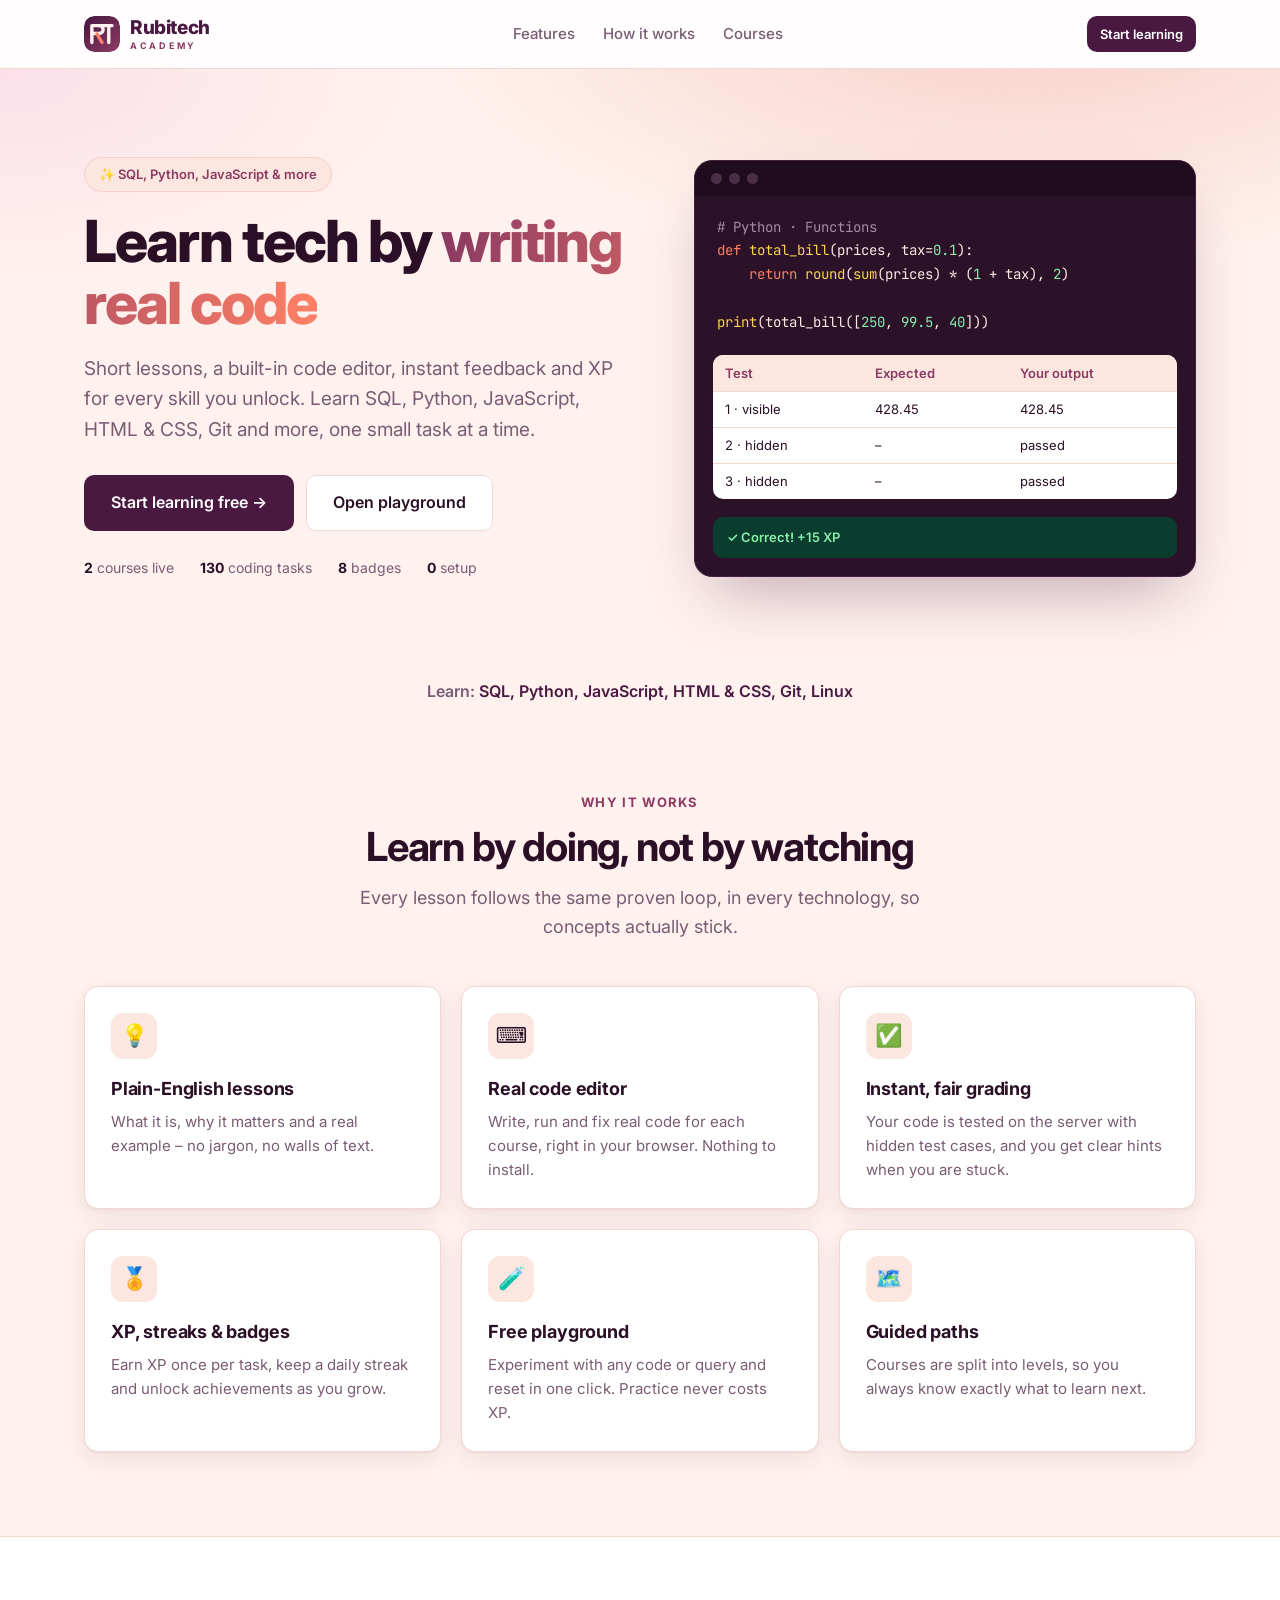
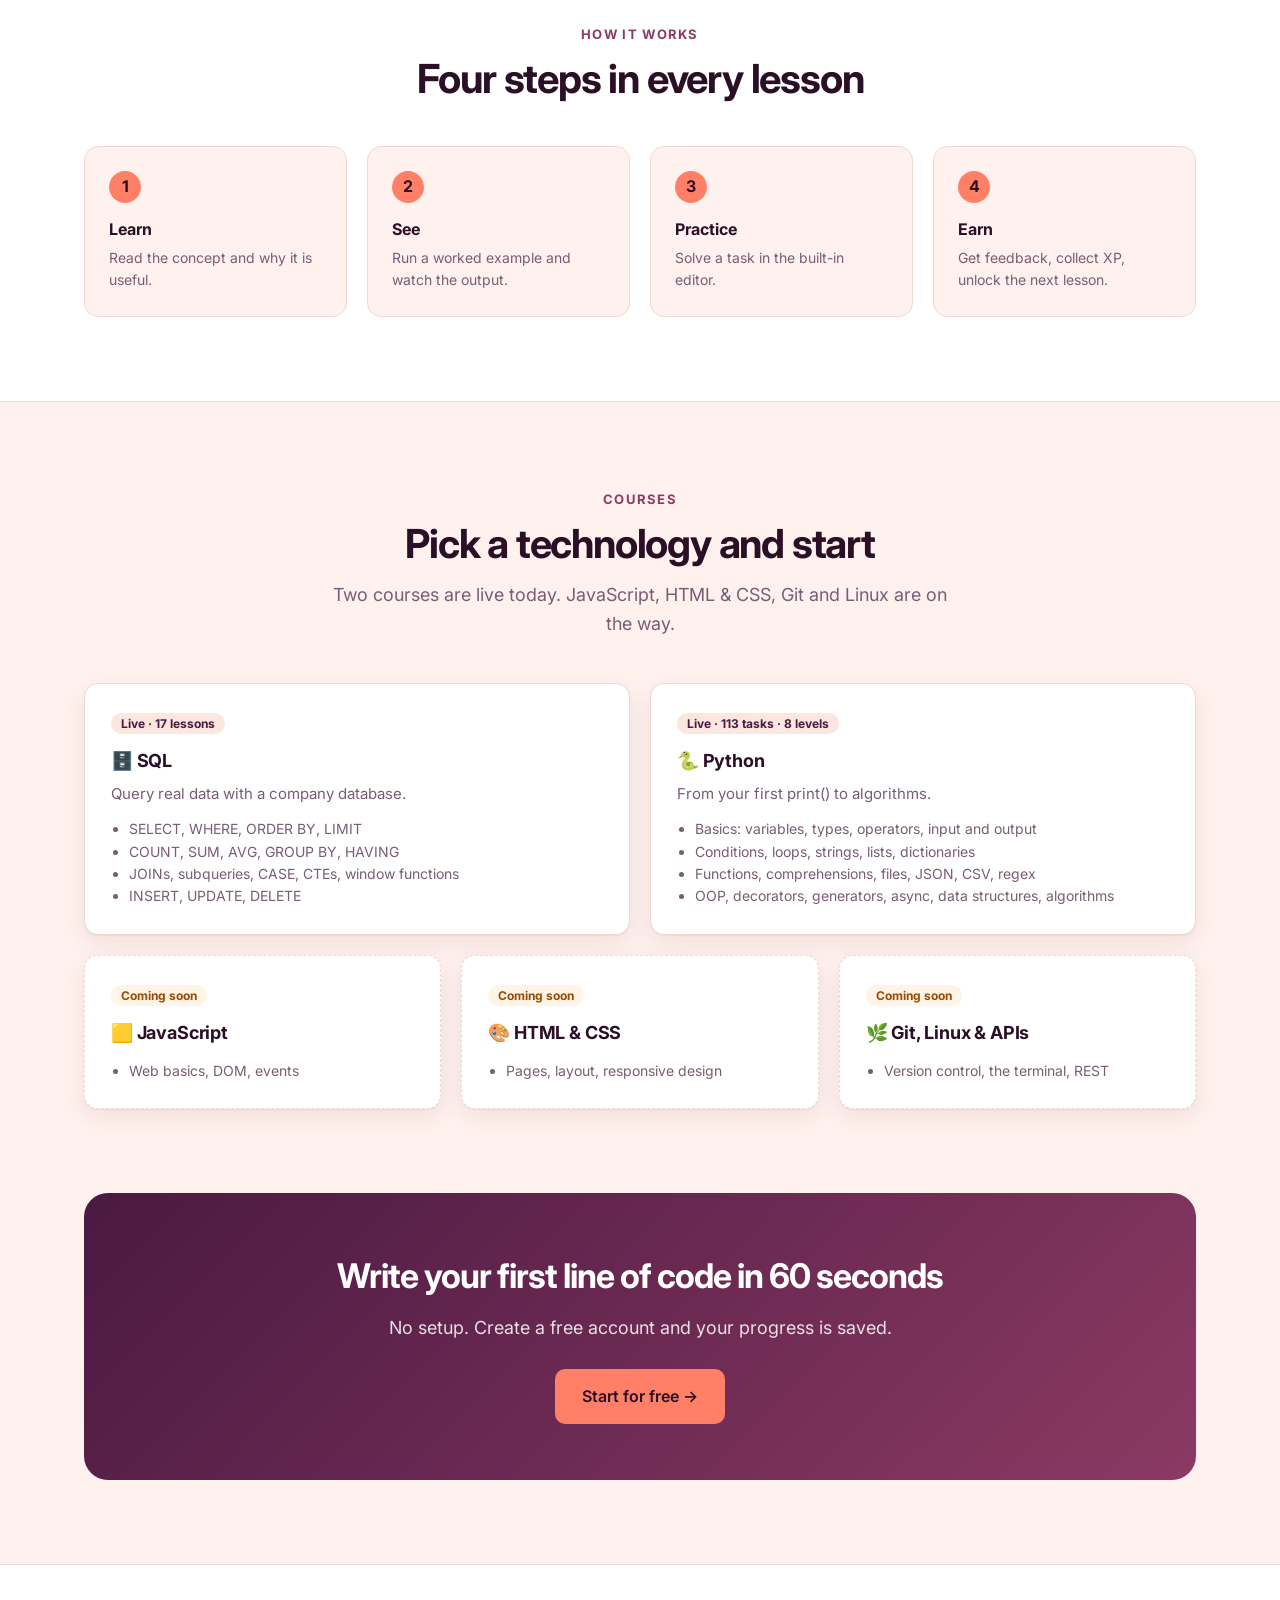
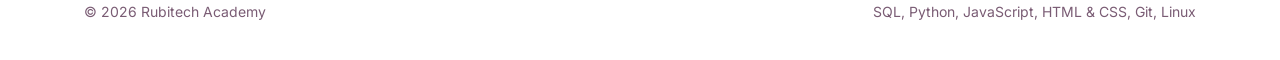
<file: index.html>
<!doctype html>
<html lang="en">
<head>
<meta charset="utf-8">
<meta name="viewport" content="width=device-width,initial-scale=1">
<title>Rubitech Academy – Learn technology by doing</title>
<meta name="description" content="Learn SQL, Python, JavaScript and more by writing real code. Short lessons, a built-in code editor, instant feedback and XP.">
<link rel="icon" href="favicon.svg" type="image/svg+xml">
<link rel="preconnect" href="https://fonts.googleapis.com">
<link href="https://fonts.googleapis.com/css2?family=Inter:wght@400;500;600;700;800&family=JetBrains+Mono:wght@400;500&display=swap" rel="stylesheet">
<link rel="stylesheet" href="css/styles.css?v=5">
</head>
<body>
<header class="nav">
  <div class="container">
    <a class="logo" href="index.html"><img class="logo-mark" src="assets/logo/rubitech-mark.svg" alt="" width="36" height="36"><span class="logo-text">Rubitech<small>ACADEMY</small></span></a>
    <nav class="nav-links" aria-label="Primary">
      <a href="#features">Features</a><a href="#how">How it works</a><a href="#courses">Courses</a>
    </nav>
    <a class="btn sm" href="app.html">Start learning</a>
  </div>
</header>

<main>
<section class="hero">
  <div class="container">
    <div>
      <span class="pill">✨ SQL, Python, JavaScript &amp; more</span>
      <h1 class="display">Learn tech by <span>writing real code</span></h1>
      <p class="lead">Short lessons, a built-in code editor, instant feedback and XP for every skill you unlock. Learn SQL, Python, JavaScript, HTML &amp; CSS, Git and more, one small task at a time.</p>
      <div class="cta">
        <a class="btn lg" href="app.html">Start learning free →</a>
        <a class="btn lg secondary" href="app.html#/playground">Open playground</a>
      </div>
      <div class="trust"><span><b>2</b> courses live</span><span><b>130</b> coding tasks</span><span><b>8</b> badges</span><span><b>0</b> setup</span></div>
    </div>
    <div class="mock" aria-hidden="true">
      <div class="mock-bar"><span></span><span></span><span></span></div>
<pre><span class="cm"># Python · Functions</span>
<span class="kw">def</span> <span class="fn">total_bill</span>(prices, tax=<span class="str">0.1</span>):
    <span class="kw">return</span> <span class="fn">round</span>(<span class="fn">sum</span>(prices) * (<span class="str">1</span> + tax), <span class="str">2</span>)

<span class="fn">print</span>(total_bill([<span class="str">250</span>, <span class="str">99.5</span>, <span class="str">40</span>]))</pre>
      <div class="mock-out"><table><tr><th>Test</th><th>Expected</th><th>Your output</th></tr>
        <tr><td>1 · visible</td><td>428.45</td><td>428.45</td></tr><tr><td>2 · hidden</td><td>–</td><td>passed</td></tr><tr><td>3 · hidden</td><td>–</td><td>passed</td></tr></table></div>
      <div class="mock-ok">✓ Correct! +15 XP</div>
    </div>
  </div>
</section>

<section class="block" style="padding:28px 0 0">
  <div class="container"><p class="center" style="margin:0;color:var(--muted);font-weight:600">Learn: <span style="color:var(--brand)">SQL, Python, JavaScript, HTML &amp; CSS, Git, Linux</span></p></div>
</section>

<section class="block" id="features">
  <div class="container">
    <div class="center"><span class="eyebrow">Why it works</span>
      <h2 class="title">Learn by doing, not by watching</h2>
      <p class="sub">Every lesson follows the same proven loop, in every technology, so concepts actually stick.</p></div>
    <div class="grid3">
      <div class="card"><div class="ico">💡</div><h3>Plain-English lessons</h3><p>What it is, why it matters and a real example – no jargon, no walls of text.</p></div>
      <div class="card"><div class="ico">⌨️</div><h3>Real code editor</h3><p>Write, run and fix real code for each course, right in your browser. Nothing to install.</p></div>
      <div class="card"><div class="ico">✅</div><h3>Instant, fair grading</h3><p>Your code is tested on the server with hidden test cases, and you get clear hints when you are stuck.</p></div>
      <div class="card"><div class="ico">🏅</div><h3>XP, streaks &amp; badges</h3><p>Earn XP once per task, keep a daily streak and unlock achievements as you grow.</p></div>
      <div class="card"><div class="ico">🧪</div><h3>Free playground</h3><p>Experiment with any code or query and reset in one click. Practice never costs XP.</p></div>
      <div class="card"><div class="ico">🗺️</div><h3>Guided paths</h3><p>Courses are split into levels, so you always know exactly what to learn next.</p></div>
    </div>
  </div>
</section>

<section class="block alt" id="how">
  <div class="container">
    <div class="center"><span class="eyebrow">How it works</span><h2 class="title">Four steps in every lesson</h2></div>
    <div class="steps">
      <div class="step"><h4>Learn</h4><p>Read the concept and why it is useful.</p></div>
      <div class="step"><h4>See</h4><p>Run a worked example and watch the output.</p></div>
      <div class="step"><h4>Practice</h4><p>Solve a task in the built-in editor.</p></div>
      <div class="step"><h4>Earn</h4><p>Get feedback, collect XP, unlock the next lesson.</p></div>
    </div>
  </div>
</section>

<section class="block" id="courses">
  <div class="container">
    <div class="center"><span class="eyebrow">Courses</span><h2 class="title">Pick a technology and start</h2>
      <p class="sub">Two courses are live today. JavaScript, HTML &amp; CSS, Git and Linux are on the way.</p></div>
    <div class="road" style="grid-template-columns:repeat(2,1fr)">
      <div class="card"><span class="tag">Live · 17 lessons</span><h3 style="margin-top:12px">🗄️ SQL</h3>
        <p style="margin-top:6px">Query real data with a company database.</p>
        <ul><li>SELECT, WHERE, ORDER BY, LIMIT</li><li>COUNT, SUM, AVG, GROUP BY, HAVING</li><li>JOINs, subqueries, CASE, CTEs, window functions</li><li>INSERT, UPDATE, DELETE</li></ul></div>
      <div class="card"><span class="tag">Live · 113 tasks · 8 levels</span><h3 style="margin-top:12px">🐍 Python</h3>
        <p style="margin-top:6px">From your first print() to algorithms.</p>
        <ul><li>Basics: variables, types, operators, input and output</li><li>Conditions, loops, strings, lists, dictionaries</li><li>Functions, comprehensions, files, JSON, CSV, regex</li><li>OOP, decorators, generators, async, data structures, algorithms</li></ul></div>
    </div>
    <div class="road" style="margin-top:20px">
      <div class="card" style="border-style:dashed"><span class="tag" style="background:#FFF4E5;color:#9A4A00">Coming soon</span><h3 style="margin-top:12px">🟨 JavaScript</h3><ul><li>Web basics, DOM, events</li></ul></div>
      <div class="card" style="border-style:dashed"><span class="tag" style="background:#FFF4E5;color:#9A4A00">Coming soon</span><h3 style="margin-top:12px">🎨 HTML &amp; CSS</h3><ul><li>Pages, layout, responsive design</li></ul></div>
      <div class="card" style="border-style:dashed"><span class="tag" style="background:#FFF4E5;color:#9A4A00">Coming soon</span><h3 style="margin-top:12px">🌿 Git, Linux &amp; APIs</h3><ul><li>Version control, the terminal, REST</li></ul></div>
    </div>
  </div>
</section>

<section class="block" style="padding-top:0">
  <div class="container"><div class="band"><h2>Write your first line of code in 60 seconds</h2><p>No setup. Create a free account and your progress is saved.</p><a class="btn lg" href="app.html">Start for free →</a></div></div>
</section>
</main>

<footer><div class="container"><span>© 2026 Rubitech Academy</span><span>SQL, Python, JavaScript, HTML &amp; CSS, Git, Linux</span></div></footer>
</body>
</html>
</file>
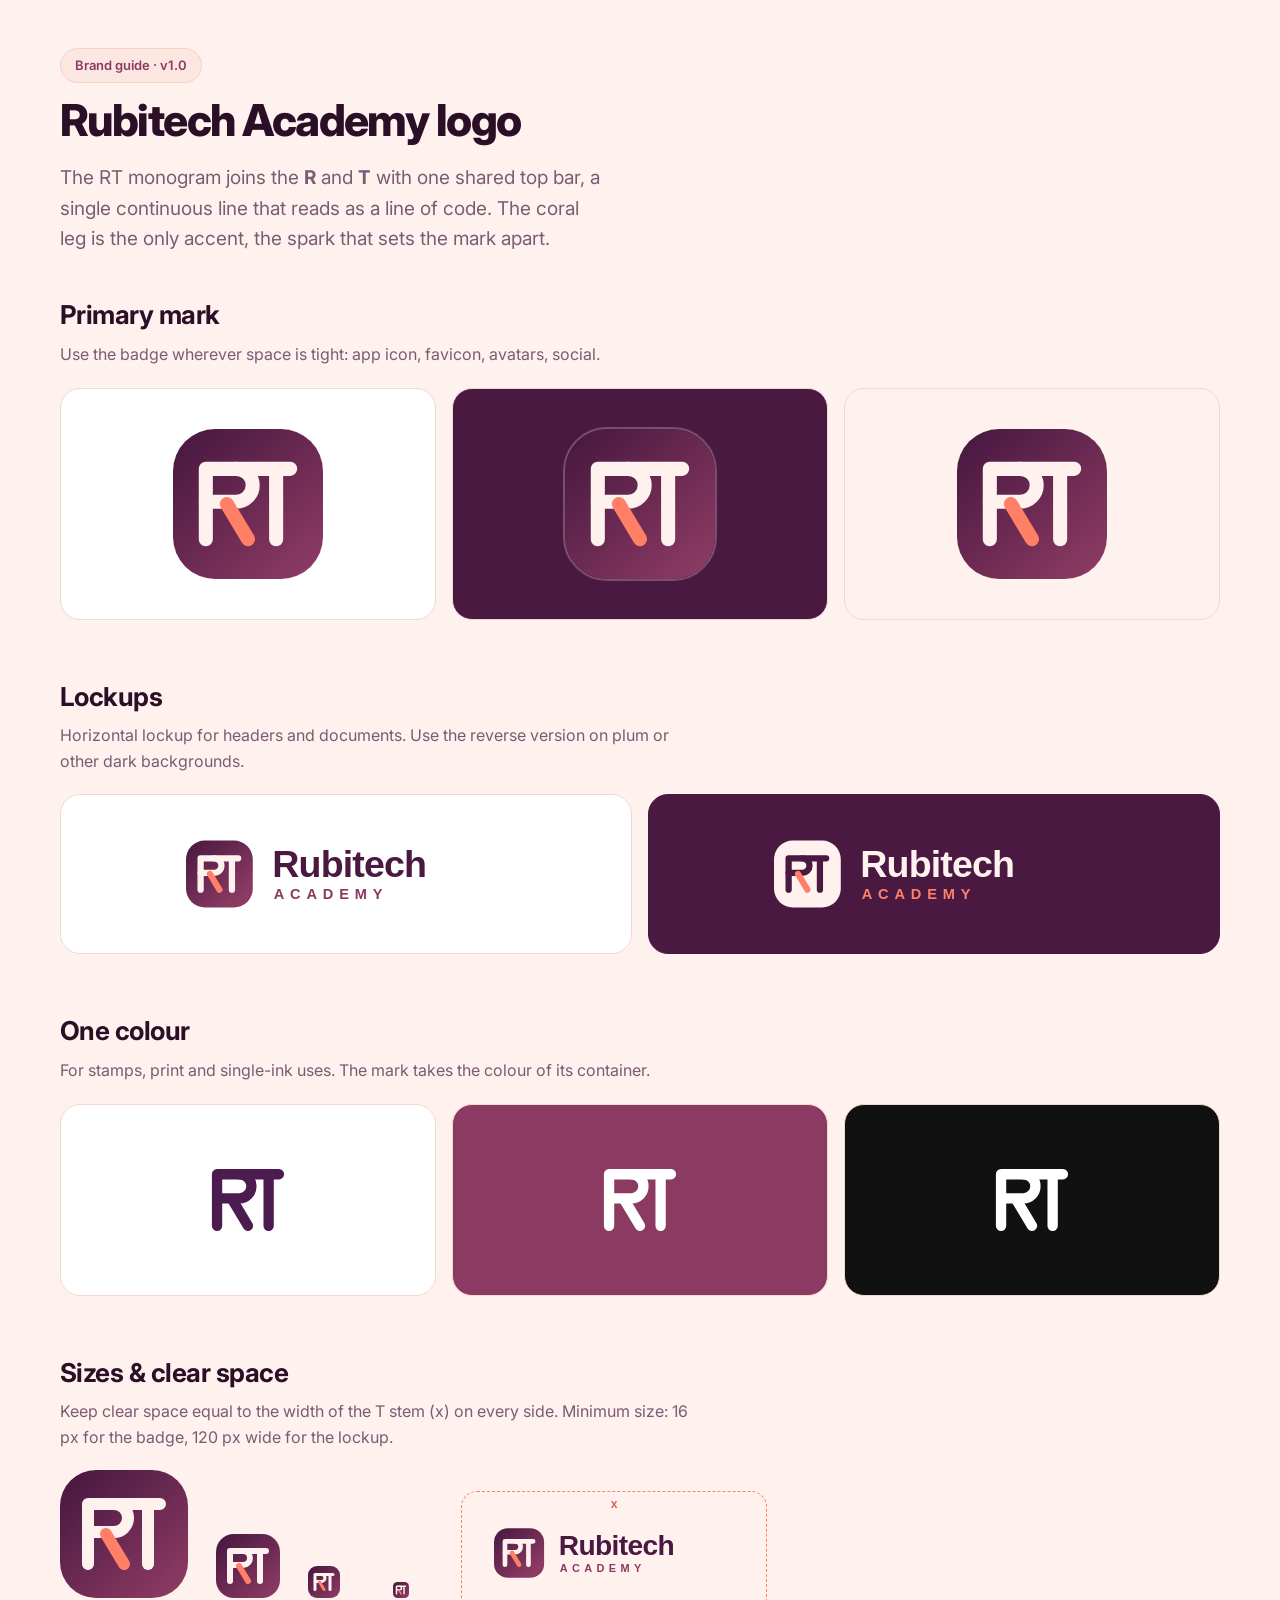
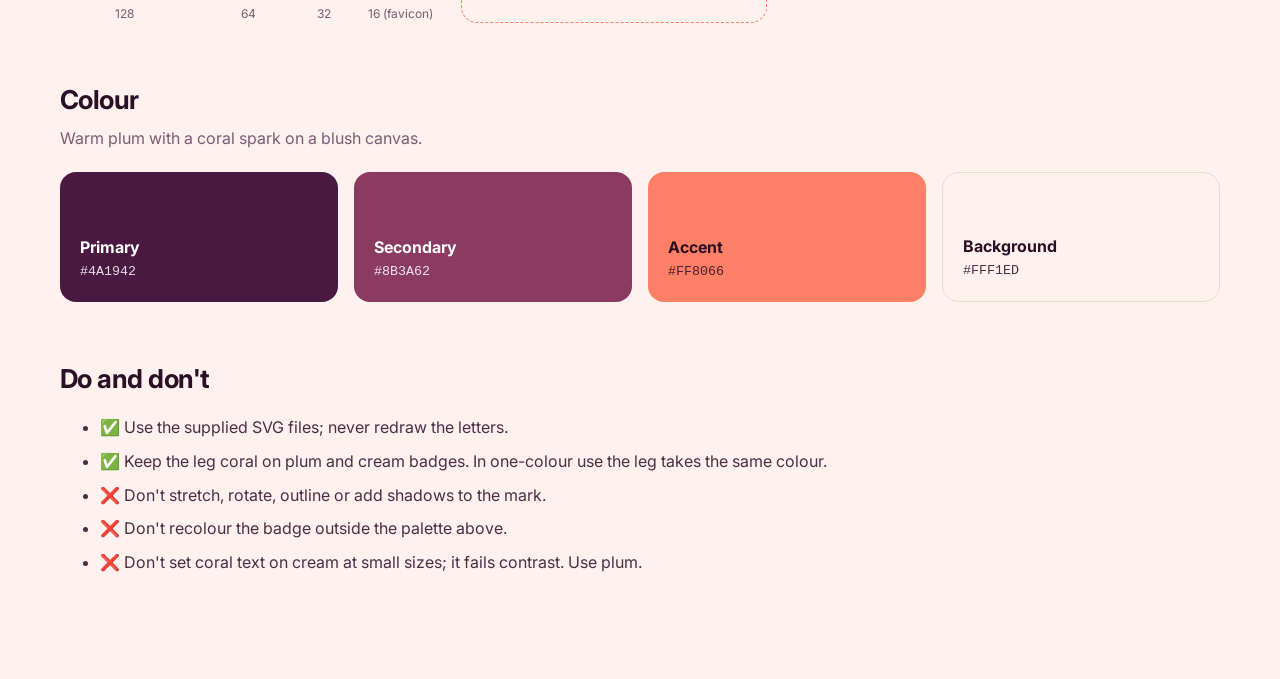
<file: brand.html>
<!doctype html>
<html lang="en">
<head>
<meta charset="utf-8">
<meta name="viewport" content="width=device-width,initial-scale=1">
<title>Rubitech Academy – Brand guide</title>
<link rel="icon" href="favicon.svg" type="image/svg+xml">
<link href="https://fonts.googleapis.com/css2?family=Inter:wght@400;500;600;700;800&display=swap" rel="stylesheet">
<link rel="stylesheet" href="css/styles.css?v=5">
<style>
  .bg{padding:48px 0}.sec2{margin:0 0 56px}
  .sec2 h2{font-size:26px;letter-spacing:-.02em;margin:0 0 6px}.sec2>p{color:var(--muted);margin:0 0 20px;max-width:640px}
  .tile{border-radius:20px;display:grid;place-items:center;padding:40px;border:1px solid var(--line)}
  .g2{display:grid;grid-template-columns:1fr 1fr;gap:16px}.g3{display:grid;grid-template-columns:repeat(3,1fr);gap:16px}
  .sw{border-radius:16px;padding:20px;min-height:130px;display:flex;flex-direction:column;justify-content:flex-end;font-weight:700}
  .sw small{font-weight:500;opacity:.85;font-family:ui-monospace,Consolas,monospace}
  .sizes{display:flex;gap:28px;align-items:flex-end;flex-wrap:wrap}.sizes figure{margin:0;text-align:center;font-size:12px;color:var(--muted)}
  .rules li{margin-bottom:8px;color:#4A2E46}
  .clear{position:relative;display:inline-block;padding:32px;border:1.5px dashed var(--accent);border-radius:16px}
  .clear::after{content:"x";position:absolute;top:6px;left:50%;transform:translateX(-50%);font:700 12px ui-monospace,Consolas,monospace;color:var(--accent-600)}
  @media(max-width:700px){.g2,.g3{grid-template-columns:1fr}}
</style>
</head>
<body>
<div class="container bg">
  <span class="pill">Brand guide · v1.0</span>
  <h1 class="display" style="font-size:44px;margin:14px 0 8px">Rubitech Academy logo</h1>
  <p class="lead" style="margin-bottom:40px">The RT monogram joins the <b>R</b> and <b>T</b> with one shared top bar, a single continuous line that reads as a line of code. The coral leg is the only accent, the spark that sets the mark apart.</p>

  <section class="sec2"><h2>Primary mark</h2><p>Use the badge wherever space is tight: app icon, favicon, avatars, social.</p>
    <div class="g3">
      <div class="tile" style="background:#fff"><img src="assets/logo/rubitech-mark.svg" width="150" height="150" alt="Rubitech RT mark"></div>
      <div class="tile" style="background:var(--brand)"><img src="assets/logo/rubitech-mark.svg" width="150" height="150" alt="Rubitech RT mark on plum" style="outline:2px solid rgba(255,241,237,.25);border-radius:42px"></div>
      <div class="tile" style="background:var(--bg)"><img src="assets/logo/rubitech-mark.svg" width="150" height="150" alt="Rubitech RT mark on blush"></div>
    </div></section>

  <section class="sec2"><h2>Lockups</h2><p>Horizontal lockup for headers and documents. Use the reverse version on plum or other dark backgrounds.</p>
    <div class="g2">
      <div class="tile" style="background:#fff"><img src="assets/logo/rubitech-logo.svg" width="320" alt="Rubitech Academy logo"></div>
      <div class="tile" style="background:var(--brand);border-color:var(--brand)"><img src="assets/logo/rubitech-logo-reverse.svg" width="320" alt="Rubitech Academy logo, reverse"></div>
    </div></section>

  <section class="sec2"><h2>One colour</h2><p>For stamps, print and single-ink uses. The mark takes the colour of its container.</p>
    <div class="g3">
      <div class="tile" style="background:#fff;color:var(--brand)"><img src="assets/logo/rubitech-mark-mono.svg" width="110" alt="" style="filter:invert(14%) sepia(45%) saturate(1500%) hue-rotate(260deg)"></div>
      <div class="tile" style="background:var(--brand-600)"><img src="assets/logo/rubitech-mark-mono.svg" width="110" alt="" style="filter:brightness(0) invert(1)"></div>
      <div class="tile" style="background:#111"><img src="assets/logo/rubitech-mark-mono.svg" width="110" alt="" style="filter:brightness(0) invert(1)"></div>
    </div></section>

  <section class="sec2"><h2>Sizes &amp; clear space</h2><p>Keep clear space equal to the width of the T stem (x) on every side. Minimum size: 16 px for the badge, 120 px wide for the lockup.</p>
    <div class="sizes">
      <figure><img src="assets/logo/rubitech-mark.svg" width="128" alt=""><br>128</figure><figure><img src="assets/logo/rubitech-mark.svg" width="64" alt=""><br>64</figure>
      <figure><img src="assets/logo/rubitech-mark.svg" width="32" alt=""><br>32</figure><figure><img src="assets/logo/rubitech-mark.svg" width="16" alt=""><br>16 (favicon)</figure>
      <div class="clear"><img src="assets/logo/rubitech-logo.svg" width="240" alt=""></div>
    </div></section>

  <section class="sec2"><h2>Colour</h2><p>Warm plum with a coral spark on a blush canvas.</p>
    <div class="g3" style="grid-template-columns:repeat(4,1fr)">
      <div class="sw" style="background:#4A1942;color:#fff">Primary<small>#4A1942</small></div>
      <div class="sw" style="background:#8B3A62;color:#fff">Secondary<small>#8B3A62</small></div>
      <div class="sw" style="background:#FF8066;color:#2A0F27">Accent<small>#FF8066</small></div>
      <div class="sw" style="background:#FFF1ED;color:#2A0F27;border:1px solid var(--line)">Background<small>#FFF1ED</small></div>
    </div></section>

  <section class="sec2"><h2>Do and don't</h2>
    <ul class="rules">
      <li>✅ Use the supplied SVG files; never redraw the letters.</li>
      <li>✅ Keep the leg coral on plum and cream badges. In one-colour use the leg takes the same colour.</li>
      <li>❌ Don't stretch, rotate, outline or add shadows to the mark.</li>
      <li>❌ Don't recolour the badge outside the palette above.</li>
      <li>❌ Don't set coral text on cream at small sizes; it fails contrast. Use plum.</li>
    </ul></section>
</div>
</body>
</html>
</file>
<file: css/styles.css>
:root{
  /* Palette: primary #4A1942 · secondary #8B3A62 · accent #FF8066 · background #FFF1ED */
  --bg:#FFF1ED; --surface:#fff; --ink:#2A0F27; --muted:#7A5C74; --line:#F1D9D2;
  --brand:#4A1942; --brand-600:#8B3A62; --brand-50:#FCE6E0; --brand-100:#F7D0C7;
  --accent:#FF8066; --accent-600:#E5604A;
  --ok:#047857; --ok-bg:#ECFDF5; --warn:#9A4A00; --warn-bg:#FFF4E5; --err:#B42318; --err-bg:#FEF1F0;
  --code-bg:#2B1228; --code-ink:#FCE9E3;
  --radius:14px; --shadow:0 1px 2px rgba(74,25,66,.06),0 8px 24px rgba(74,25,66,.08);
  --font:'Inter',system-ui,-apple-system,'Segoe UI',Roboto,sans-serif;
  --mono:'JetBrains Mono',ui-monospace,SFMono-Regular,Menlo,Consolas,monospace;
}
*{box-sizing:border-box}
html{scroll-behavior:smooth}
body{margin:0;font-family:var(--font);background:var(--bg);color:var(--ink);line-height:1.6;-webkit-font-smoothing:antialiased}
a{color:var(--brand);text-decoration:none}
code{font-family:var(--mono);font-size:.88em;background:var(--brand-50);color:var(--brand-600);padding:.1em .4em;border-radius:6px}
button{font-family:inherit;cursor:pointer}
:focus-visible{outline:3px solid #F4B6A8;outline-offset:2px;border-radius:8px}
.container{max-width:1160px;margin:0 auto;padding:0 24px}

/* Buttons */
.btn{display:inline-flex;align-items:center;gap:8px;border:1px solid transparent;border-radius:10px;padding:10px 18px;font-weight:600;font-size:15px;transition:.15s;background:var(--brand);color:#fff}
.btn:hover{background:var(--brand-600);transform:translateY(-1px)}
.btn.secondary{background:#fff;color:var(--ink);border-color:var(--line)}
.btn.secondary:hover{background:var(--bg)}
.btn.ghost{background:transparent;color:var(--brand)}
.btn.ghost:hover{background:var(--brand-50)}
.btn.ok{background:var(--ok)}
.btn.sm{padding:7px 12px;font-size:13px}
.btn.lg{padding:14px 26px;font-size:16px}
.btn:disabled{opacity:.5;cursor:not-allowed;transform:none}

/* ---------- Landing ---------- */
.nav{position:sticky;top:0;z-index:20;background:rgba(255,255,255,.85);backdrop-filter:blur(12px);border-bottom:1px solid var(--line)}
.nav .container{display:flex;align-items:center;justify-content:space-between;height:68px}
.logo{display:flex;align-items:center;gap:10px;font-weight:800;font-size:19px;color:var(--ink);letter-spacing:-.02em}
.logo i{display:grid;place-items:center;width:34px;height:34px;border-radius:10px;background:linear-gradient(135deg,#4A1942,#8B3A62);color:#fff;font-style:normal;font-size:15px;font-weight:800;font-family:var(--mono)}
.nav-links{display:flex;gap:28px}
.nav-links a{color:var(--muted);font-weight:500;font-size:15px}
.nav-links a:hover{color:var(--ink)}
.hero{padding:88px 0 72px;background:radial-gradient(1000px 420px at 80% -10%,#F7D0C7 0,transparent 60%),radial-gradient(700px 360px at 0% 0%,#FBE0EA 0,transparent 60%)}
.hero .container{display:grid;grid-template-columns:1.05fr .95fr;gap:56px;align-items:center}
.pill{display:inline-flex;gap:8px;align-items:center;background:var(--brand-50);color:var(--brand-600);border:1px solid var(--brand-100);padding:6px 14px;border-radius:99px;font-size:13px;font-weight:600}
h1.display{font-size:clamp(36px,5vw,58px);line-height:1.08;letter-spacing:-.035em;margin:18px 0;font-weight:800}
h1.display span{background:linear-gradient(90deg,#8B3A62,#FF8066);-webkit-background-clip:text;background-clip:text;color:transparent}
.lead{font-size:19px;color:var(--muted);max-width:540px}
.cta{display:flex;gap:12px;margin:30px 0 26px;flex-wrap:wrap}
.trust{display:flex;gap:26px;color:var(--muted);font-size:14px;flex-wrap:wrap}
.trust b{color:var(--ink)}
.mock{background:var(--code-bg);border-radius:18px;box-shadow:0 30px 60px -20px rgba(74,25,66,.35);overflow:hidden;border:1px solid #43203F}
.mock-bar{display:flex;gap:7px;padding:12px 16px;background:#1F0B1C}
.mock-bar span{width:11px;height:11px;border-radius:50%;background:#4A2E46}
.mock pre{margin:0;padding:20px 22px;color:var(--code-ink);font:14px/1.7 var(--mono);white-space:pre-wrap}
.kw{color:#FF8066}.str{color:#86efac}.fn{color:#fcd34d}.cm{color:#A78AA0}
.mock-out{margin:0 18px 18px;background:#fff;border-radius:10px;overflow:hidden;font-size:13px}
.mock-out table{width:100%;border-collapse:collapse}
.mock-out th{background:var(--brand-50);color:var(--brand-600);text-align:left;padding:8px 12px;font-weight:600}
.mock-out td{padding:7px 12px;border-top:1px solid var(--line)}
.mock-ok{margin:0 18px 18px;padding:10px 14px;border-radius:10px;background:#0B3D2E;color:#86EFAC;font-size:13px;font-weight:600}
section.block{padding:84px 0}
section.alt{background:#fff;border-block:1px solid var(--line)}
.eyebrow{color:var(--brand);font-weight:700;font-size:13px;text-transform:uppercase;letter-spacing:.1em}
h2.title{font-size:clamp(28px,3.4vw,40px);letter-spacing:-.03em;line-height:1.15;margin:10px 0 14px}
.sub{color:var(--muted);font-size:18px;max-width:640px;margin:0}
.center{text-align:center}.center .sub{margin-inline:auto}
.grid3{display:grid;grid-template-columns:repeat(3,1fr);gap:20px;margin-top:44px}
.card{background:var(--surface);border:1px solid var(--line);border-radius:var(--radius);padding:26px;box-shadow:var(--shadow)}
.card .ico{width:46px;height:46px;border-radius:12px;background:var(--brand-50);display:grid;place-items:center;font-size:22px;margin-bottom:16px}
.card h3{margin:0 0 6px;font-size:18px;letter-spacing:-.01em}
.card p{margin:0;color:var(--muted);font-size:15px}
.steps{display:grid;grid-template-columns:repeat(4,1fr);gap:20px;margin-top:44px;counter-reset:s}
.step{position:relative;padding:24px;border:1px solid var(--line);border-radius:var(--radius);background:var(--bg)}
.step::before{counter-increment:s;content:counter(s);display:grid;place-items:center;width:32px;height:32px;border-radius:50%;background:var(--brand);color:#fff;font-weight:700;margin-bottom:14px}
.step h4{margin:0 0 4px}.step p{margin:0;color:var(--muted);font-size:14px}
.road{display:grid;grid-template-columns:repeat(3,1fr);gap:20px;margin-top:44px}
.road .card ul{margin:12px 0 0;padding-left:18px;color:var(--muted);font-size:14px}
.tag{font-size:12px;font-weight:700;color:var(--brand);background:var(--brand-50);padding:3px 10px;border-radius:99px}
.band{background:linear-gradient(135deg,#4A1942,#8B3A62);color:#fff;border-radius:24px;padding:56px;text-align:center;margin:0 auto}
.band h2{margin:0 0 10px;font-size:34px;letter-spacing:-.03em}.band p{margin:0 0 26px;opacity:.85;font-size:18px}
.band .btn{background:#fff;color:var(--brand-600)}
footer{padding:36px 0;color:var(--muted);font-size:14px;border-top:1px solid var(--line);background:#fff}
footer .container{display:flex;justify-content:space-between;gap:12px;flex-wrap:wrap}

/* ---------- App shell ---------- */
.app{display:grid;grid-template-columns:272px 1fr;min-height:100vh}
.side{background:#fff;border-right:1px solid var(--line);padding:20px 16px;position:sticky;top:0;height:100vh;overflow:auto}
.side .logo{padding:4px 8px 18px}
.nav-item{display:flex;align-items:center;gap:12px;padding:10px 12px;border-radius:10px;color:var(--ink);font-weight:500;font-size:15px}
.nav-item:hover{background:var(--bg)}
.nav-item.active{background:var(--brand-50);color:var(--brand-600);font-weight:600}
.side h6{margin:22px 12px 8px;font-size:11px;text-transform:uppercase;letter-spacing:.1em;color:var(--muted)}
.lesson-link{display:flex;gap:10px;align-items:center;padding:7px 12px;border-radius:8px;font-size:14px;color:var(--ink)}
.lesson-link:hover{background:var(--bg)}
.lesson-link.active{background:var(--brand-50);color:var(--brand-600);font-weight:600}
.lesson-link.locked{color:#B9A3B3;pointer-events:none}
.dot{width:20px;height:20px;border-radius:50%;border:2px solid var(--line);display:grid;place-items:center;font-size:11px;flex:none;color:#fff}
.dot.done{background:var(--ok);border-color:var(--ok)}
.dot.cur{border-color:var(--brand)}
.main{min-width:0}
.top{display:flex;justify-content:space-between;align-items:center;gap:16px;padding:16px 32px;background:rgba(246,247,251,.9);backdrop-filter:blur(10px);position:sticky;top:0;z-index:10;border-bottom:1px solid var(--line)}
.top h1{font-size:20px;margin:0;letter-spacing:-.02em}
.chips{display:flex;gap:10px;align-items:center}
.chip{display:inline-flex;align-items:center;gap:6px;background:#fff;border:1px solid var(--line);border-radius:99px;padding:6px 14px;font-weight:600;font-size:14px}
.menu-btn{display:none}
.content{padding:28px 32px 64px;max-width:1280px}
.stats{display:grid;grid-template-columns:repeat(4,1fr);gap:16px;margin-bottom:24px}
.stat{background:#fff;border:1px solid var(--line);border-radius:var(--radius);padding:18px 20px;box-shadow:var(--shadow)}
.stat small{color:var(--muted);font-weight:600;font-size:13px}
.stat b{display:block;font-size:28px;letter-spacing:-.02em;margin-top:2px}
.bar{height:8px;background:var(--brand-100);border-radius:99px;overflow:hidden}
.bar>i{display:block;height:100%;background:linear-gradient(90deg,#8B3A62,#FF8066);border-radius:99px;transition:width .5s}
.welcome{background:linear-gradient(135deg,#4A1942,#8B3A62);color:#fff;border-radius:20px;padding:30px;display:flex;justify-content:space-between;gap:20px;align-items:center;margin-bottom:24px;flex-wrap:wrap}
.welcome h2{margin:0 0 6px;font-size:26px;letter-spacing:-.02em}.welcome p{margin:0;opacity:.85}
.welcome .btn{background:#fff;color:var(--brand-600)}
.mod{margin-bottom:26px}
.mod h3{margin:0 0 4px;font-size:18px}.mod p.b{margin:0 0 12px;color:var(--muted);font-size:14px}
.lcards{display:grid;grid-template-columns:repeat(auto-fill,minmax(250px,1fr));gap:14px}
.lcard{display:block;background:#fff;border:1px solid var(--line);border-radius:12px;padding:16px;color:var(--ink);transition:.15s}
.lcard:hover{border-color:var(--brand);box-shadow:var(--shadow);transform:translateY(-2px)}
.lcard.locked{opacity:.55;pointer-events:none;background:#FFF8F6}
.lcard .m{display:flex;justify-content:space-between;color:var(--muted);font-size:12px;margin-top:10px;font-weight:600}
.lcard .n{font-size:12px;color:var(--brand);font-weight:700}
.lcard.done{border-color:#A7E3CB;background:var(--ok-bg)}

/* Lesson layout */
.lesson{display:grid;grid-template-columns:minmax(300px,.9fr) minmax(0,1.3fr);gap:22px;align-items:start}
.panel{background:#fff;border:1px solid var(--line);border-radius:var(--radius);box-shadow:var(--shadow)}
.panel.pad{padding:24px}
.lesson-col h2{margin:4px 0 14px;font-size:26px;letter-spacing:-.025em}
.meta{display:flex;gap:10px;flex-wrap:wrap;margin-bottom:6px}
.sec{margin:20px 0}
.sec h4{margin:0 0 6px;font-size:12px;text-transform:uppercase;letter-spacing:.09em;color:var(--brand)}
.sec p{margin:0;color:#4A2E46}
.example{background:var(--code-bg);color:var(--code-ink);border-radius:12px;padding:14px 16px;font:13.5px/1.65 var(--mono);white-space:pre-wrap;margin:8px 0}
.example-note{font-size:13px;color:var(--muted);display:flex;justify-content:space-between;gap:10px;align-items:center}
.task{background:var(--brand-50);border:1px solid var(--brand-100);border-radius:12px;padding:16px}
.task h4{color:var(--brand-600)}
.hint{margin-top:12px;padding:12px 14px;background:var(--warn-bg);border:1px solid #F8D9A8;color:var(--warn);border-radius:10px;font-size:14px}
.editor-head{display:flex;justify-content:space-between;align-items:center;padding:12px 16px;border-bottom:1px solid var(--line);gap:10px;flex-wrap:wrap}
.editor-head b{font-size:14px}
.actions{display:flex;gap:8px;flex-wrap:wrap}
textarea.code{display:block;width:100%;min-height:210px;resize:vertical;border:0;background:var(--code-bg);color:var(--code-ink);font:14px/1.7 var(--mono);padding:16px 18px;tab-size:2;outline:none}
.hint-bar{padding:8px 16px;font-size:12px;color:var(--muted);border-top:1px solid var(--line)}
kbd{font-family:var(--mono);background:var(--bg);border:1px solid var(--line);border-bottom-width:2px;border-radius:5px;padding:0 5px;font-size:11px}
.out{padding:16px;border-top:1px solid var(--line);min-height:96px}
.out h5{margin:0 0 10px;font-size:12px;text-transform:uppercase;letter-spacing:.09em;color:var(--muted);display:flex;justify-content:space-between}
.empty{color:var(--muted);font-size:14px}
.tbl{overflow:auto;max-height:340px;border:1px solid var(--line);border-radius:10px}
.tbl table{border-collapse:collapse;width:100%;font-size:13.5px}
.tbl th{position:sticky;top:0;background:var(--brand-50);color:var(--brand-600);text-align:left;padding:9px 14px;font-weight:600;white-space:nowrap}
.tbl td{padding:8px 14px;border-top:1px solid var(--line);white-space:nowrap;font-family:var(--mono);font-size:13px}
.tbl tr:nth-child(even) td{background:#FFF8F6}
.tbl td.null{color:#A78AA0;font-style:italic}
.msg{padding:12px 14px;border-radius:10px;font-size:14px;margin-bottom:12px}
.msg.err{background:var(--err-bg);color:var(--err);border:1px solid #F6C5C0;font-family:var(--mono);font-size:13px}
.msg.ok{background:var(--ok-bg);color:var(--ok);border:1px solid #A7E3CB;font-weight:600}
.msg.warn{background:var(--warn-bg);color:var(--warn);border:1px solid #F8D9A8}
.msg.info{background:var(--brand-50);color:var(--brand-600);border:1px solid var(--brand-100)}
.pager{display:flex;justify-content:space-between;margin-top:20px}
.schema{display:flex;gap:10px;flex-wrap:wrap;padding:14px 16px;border-top:1px solid var(--line);background:#FFF8F6;border-radius:0 0 var(--radius) var(--radius)}
.tb{background:#fff;border:1px solid var(--line);border-radius:10px;padding:8px 12px;font-size:12.5px;min-width:150px}
.tb b{display:block;color:var(--brand-600);margin-bottom:3px;font-size:13px}
.tb span{display:block;color:var(--muted);font-family:var(--mono)}
.badges{display:grid;grid-template-columns:repeat(auto-fill,minmax(220px,1fr));gap:16px}
.badge{background:#fff;border:1px solid var(--line);border-radius:var(--radius);padding:22px;text-align:center}
.badge .i{font-size:38px;filter:grayscale(1);opacity:.35}
.badge.on .i{filter:none;opacity:1}
.badge.on{border-color:var(--brand-100);box-shadow:var(--shadow)}
.badge h4{margin:8px 0 2px}.badge p{margin:0;color:var(--muted);font-size:13px}
.toast-wrap{position:fixed;right:20px;bottom:20px;display:grid;gap:10px;z-index:99}
.toast{background:var(--ink);color:#fff;padding:14px 18px;border-radius:12px;box-shadow:0 12px 30px rgba(0,0,0,.25);animation:pop .35s;font-weight:600}
@keyframes pop{from{transform:translateY(14px);opacity:0}}
.reveal{animation:fade .35s}@keyframes fade{from{opacity:0;transform:translateY(6px)}}

@media(max-width:1020px){
  .hero .container,.lesson{grid-template-columns:1fr}
  .grid3,.road{grid-template-columns:1fr 1fr}.steps{grid-template-columns:1fr 1fr}
  .stats{grid-template-columns:1fr 1fr}
}
@media(max-width:820px){
  .app{grid-template-columns:1fr}
  .side{position:fixed;left:0;top:0;z-index:30;width:280px;transform:translateX(-100%);transition:.25s;box-shadow:var(--shadow)}
  .side.open{transform:none}
  .menu-btn{display:inline-flex}
  .top,.content{padding-inline:16px}
  .nav-links{display:none}
}
@media(max-width:600px){.grid3,.road,.steps{grid-template-columns:1fr}.band{padding:36px 22px}.hero{padding-top:56px}}
@media(prefers-reduced-motion:reduce){*{animation:none!important;transition:none!important}}

/* ---------- Auth ---------- */
.auth-wrap{min-height:100vh;display:grid;place-items:center;padding:24px;background:radial-gradient(900px 400px at 80% -10%,#F7D0C7,transparent 60%),radial-gradient(700px 360px at 0 0,#FBE0EA,transparent 60%),var(--bg)}
.auth-card{width:100%;max-width:420px;background:#fff;border:1px solid var(--line);border-radius:20px;padding:34px;box-shadow:var(--shadow)}
.auth-card h2{margin:18px 0 4px;font-size:26px;letter-spacing:-.02em}
.auth-card label{display:block;font-weight:600;font-size:14px;margin:0 0 14px}
.auth-card input{display:block;width:100%;margin-top:6px;padding:11px 13px;border:1px solid var(--line);border-radius:10px;font:inherit;background:#fff}
.auth-card input:focus{outline:3px solid #F4B6A8;border-color:var(--brand)}
.auth-card .switch{text-align:center;color:var(--muted);font-size:14px;margin:18px 0 0}

/* ---------- Admin ---------- */
.tabs{display:flex;gap:6px;margin-bottom:20px;border-bottom:1px solid var(--line)}
.tabs a{padding:10px 16px;color:var(--muted);font-weight:600;font-size:14px;border-bottom:2px solid transparent;margin-bottom:-1px}
.tabs a.on{color:var(--brand-600);border-color:var(--brand)}
.editor-form{max-width:900px}
.editor-form label{display:block;font-weight:600;font-size:14px;margin-bottom:14px}
.editor-form label small{display:block;font-weight:400;color:var(--muted);font-size:12.5px}
.editor-form input:not([type=checkbox]),.editor-form select,.editor-form textarea{display:block;width:100%;margin-top:6px;padding:10px 12px;border:1px solid var(--line);border-radius:10px;font:14px var(--mono);background:#fff;color:var(--ink)}
.editor-form input:not([type=checkbox]),.editor-form select{font-family:var(--font)}
.editor-form textarea{resize:vertical}
.editor-form .row3{display:grid;grid-template-columns:2fr 1.4fr .7fr .7fr;gap:12px}
.editor-form .checks{display:flex;gap:24px;flex-wrap:wrap}
.editor-form .checks label{font-weight:500;display:flex;gap:8px;align-items:center}
@media(max-width:700px){.editor-form .row3{grid-template-columns:1fr 1fr}}

/* ---------- Accent touches & courses ---------- */
.btn.accent{background:var(--accent);color:#2A0F27}.btn.accent:hover{background:var(--accent-600);color:#fff}
.band .btn,.welcome .btn{background:var(--accent);color:#2A0F27}
.band .btn:hover,.welcome .btn:hover{background:#fff}
.nav-item.active{box-shadow:inset 3px 0 0 var(--accent)}
.lesson-link.active{box-shadow:inset 3px 0 0 var(--accent)}
.step::before{background:var(--accent);color:#2A0F27}
.eyebrow{color:var(--brand-600)}
.courses{display:grid;grid-template-columns:repeat(auto-fill,minmax(230px,1fr));gap:14px;margin-bottom:26px}
.course{display:block;background:#fff;border:2px solid var(--line);border-radius:var(--radius);padding:18px;color:var(--ink);transition:.15s;text-align:left;font:inherit;width:100%}
.course:hover{border-color:var(--brand-600);transform:translateY(-2px);box-shadow:var(--shadow)}
.course.sel{border-color:var(--brand);box-shadow:var(--shadow)}
.course.soon{opacity:.6;pointer-events:none;border-style:dashed}
.course .ci{font-size:28px}.course h4{margin:6px 0 2px;font-size:17px}.course p{margin:0 0 10px;color:var(--muted);font-size:13px}
.course .m{display:flex;justify-content:space-between;font-size:12px;font-weight:600;color:var(--brand-600);margin-top:8px}
.course-sel{display:block;margin:0 4px 14px;font-size:11px;font-weight:700;text-transform:uppercase;letter-spacing:.08em;color:var(--muted)}
.course-sel select{display:block;width:100%;margin-top:6px;padding:9px 10px;border:1px solid var(--line);border-radius:10px;background:#fff;font:600 14px var(--font);color:var(--ink);text-transform:none;letter-spacing:0}
.mini{display:flex;gap:8px;align-items:center;flex-wrap:wrap;margin:10px 0}
.mini input{padding:8px 10px;border:1px solid var(--line);border-radius:8px;font:14px var(--font);flex:1;min-width:140px}

/* ---------- Rubitech logo ---------- */
.logo{gap:10px}
.logo-mark{display:block;width:36px;height:36px;border-radius:10px;flex:none}
.logo-text{display:flex;flex-direction:column;line-height:1;font-weight:800;font-size:19px;letter-spacing:-.02em;color:var(--brand)}
.logo-text small{font-size:9px;font-weight:700;letter-spacing:.3em;color:var(--brand-600);margin-top:4px}

/* ---------- Python editor ---------- */
.stdout{margin:0;background:var(--code-bg);color:var(--code-ink);border-radius:10px;padding:12px 14px;font:13.5px/1.6 var(--mono);white-space:pre-wrap;max-height:320px;overflow:auto}
.stdin-label{display:block;width:100%;font-size:12px;font-weight:600;color:var(--muted)}
.stdin{display:block;width:100%;margin-top:6px;padding:8px 10px;border:1px solid var(--line);border-radius:8px;font:13px var(--mono);background:#fff;color:var(--ink);resize:vertical}
</file>
